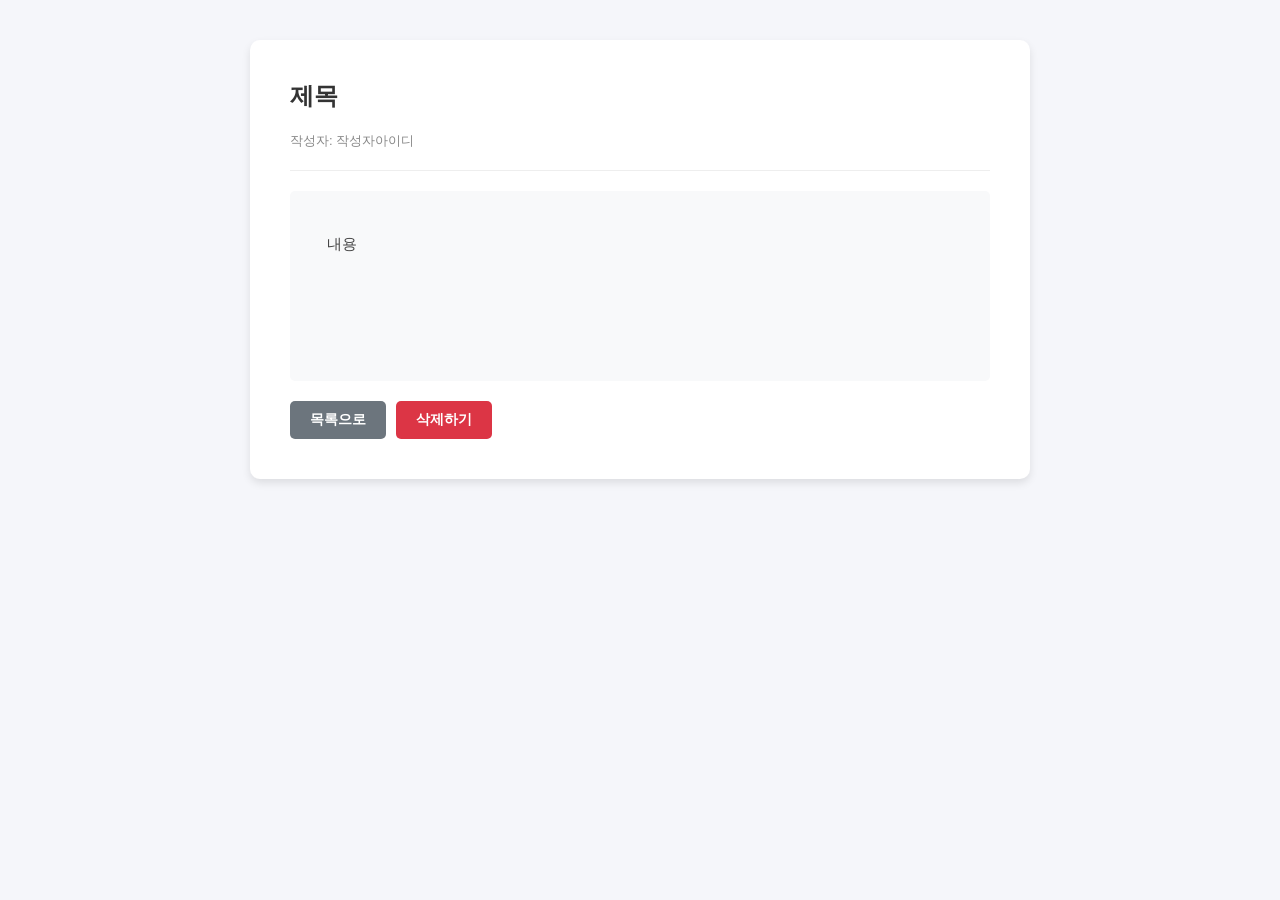
<file: src/main/resources/templates/detail.html>
<!DOCTYPE html>
<html lang="ko" xmlns:th="http://www.thymeleaf.org">
<head>
  <meta charset="UTF-8">
  <title>게시글 상세보기</title>
  <style>
    body {
      background-color: #f5f6fa;
      margin: 0;
      padding: 40px;
      font-family: sans-serif;
      display: flex;
      justify-content: center;
    }
    .detail-container {
      background-color: white;
      padding: 40px;
      border-radius: 10px;
      box-shadow: 0 4px 8px rgba(0,0,0,0.1);
      width: 100%;
      max-width: 700px;
    }
    h2 { color: #333; margin-top: 0; }
    .writer-info { font-size: 13px; color: #888; margin-bottom: 15px; }
    .content-box {
      background-color: #f8f9fa;
      padding: 20px;
      border-radius: 5px;
      min-height: 150px;
      margin: 20px 0;
      white-space: pre-wrap;
      word-break: break-all;
      color: #444;
      font-size: 15px;
      line-height: 1.5;
    }
    .btn-group { display: flex; gap: 10px; align-items: center; }
    .back-btn {
      background-color: #6c757d;
      color: white;
      padding: 10px 20px;
      border-radius: 5px;
      text-decoration: none;
      font-size: 14px;
      font-weight: bold;
    }
    .back-btn:hover { background-color: #5a6268; }
    .delete-btn {
      background-color: #dc3545;
      color: white;
      padding: 10px 20px;
      border: none;
      border-radius: 5px;
      font-size: 14px;
      font-weight: bold;
      cursor: pointer;
    }
    .delete-btn:hover { background-color: #bd2130; }
  </style>
</head>
<body>

<div class="detail-container">
  <h2 th:text="${post.title}">제목</h2>
  <div class="writer-info">작성자: <span th:text="${post.writer}">작성자아이디</span></div>
  <hr style="border:0; height:1px; background:#eee; margin: 20px 0;">

  <div class="content-box" th:text="${post.content}">
    내용
  </div>

  <div class="btn-group">
    <a href="/posts" class="back-btn">목록으로</a>

    <!-- 🟢 로그인한 유저와 글 작성자가 같을 때만 삭제 버튼 노출 -->
    <form th:if="${session.loginUser == post.writer}" th:action="@{/posts/delete/{id}(id=${post.id})}" method="POST" style="margin:0;">
      <button type="submit" class="delete-btn">삭제하기</button>
    </form>
  </div>
</div>

</body>
</html>
</file>
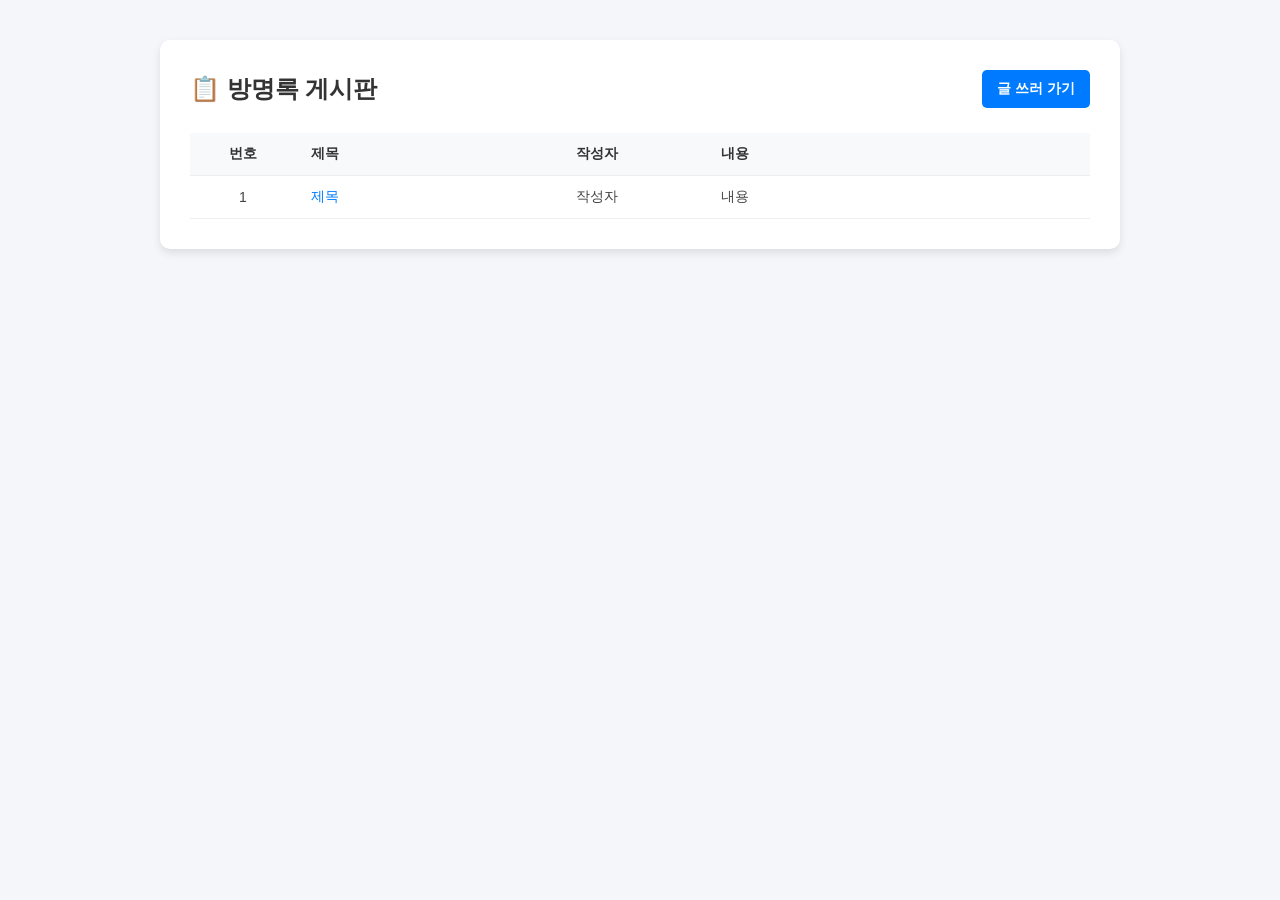
<file: src/main/resources/templates/list.html>
<!DOCTYPE html>
<html lang="ko" xmlns:th="http://www.thymeleaf.org">
<head>
    <meta charset="UTF-8">
    <meta name="viewport" content="width=device-width, initial-scale=1.0">
    <title>방명록 게시판</title>
    <style>
        body {
            background-color: #f5f6fa;
            margin: 0;
            padding: 40px;
            font-family: sans-serif;
            display: flex;
            justify-content: center;
        }

        .list-container {
            background-color: white;
            padding: 30px;
            border-radius: 10px;
            box-shadow: 0 4px 8px rgba(0,0,0,0.1);
            width: 100%;
            max-width: 900px;
        }

        .header-section {
            display: flex;
            justify-content: space-between;
            align-items: center;
            margin-bottom: 25px;
        }

        .header-section h2 {
            margin: 0;
            color: #333;
        }

        .write-btn {
            background-color: #007bff;
            color: white;
            padding: 10px 15px;
            border-radius: 5px;
            text-decoration: none;
            font-size: 14px;
            font-weight: bold;
            transition: background-color 0.2s;
        }

        .write-btn:hover {
            background-color: #0056b3;
        }

        table {
            width: 100%;
            border-collapse: collapse;
            text-align: left;
            table-layout: fixed;
        }

        th, td {
            padding: 12px 15px;
            border-bottom: 1px solid #eee;
            font-size: 14px;
            color: #444;
            overflow: hidden;
            white-space: nowrap;
            text-overflow: ellipsis;
        }

        th {
            background-color: #f8f9fa;
            color: #333;
            font-weight: bold;
        }

        tr:hover {
            background-color: #f1f2f6;
        }

        .col-id { width: 10%; text-align: center; }
        .col-title { width: 30%; }
        .col-writer { width: 15%; } /* 🟢 작성자 열 너비 추가 */
        .col-content { width: 45%; } /* 🟢 내용 열 너비 조정 */

        .col-title a {
            color: #007bff;
            text-decoration: none;
        }
        .col-title a:hover {
            text-decoration: underline;
        }
    </style>
</head>
<body>

<div class="list-container">
    <div class="header-section">
        <h2>📋 방명록 게시판</h2>
        <a href="/write" class="write-btn">글 쓰러 가기</a>
    </div>

    <table>
        <thead>
        <tr>
            <th class="col-id">번호</th>
            <th class="col-title">제목</th>
            <th class="col-writer">작성자</th> <!-- 🟢 작성자 제목 추가 -->
            <th class="col-content">내용</th>
        </tr>
        </thead>
        <tbody>
        <!-- 타임리프를 이용해 게시글 목록 출력 -->
        <tr th:each="post : ${postList}">
            <td class="col-id" th:text="${post.id}">1</td>
            <td class="col-title">
                <a th:href="@{/posts/{id}(id=${post.id})}" th:text="${post.title}">제목</a>
            </td>
            <td class="col-writer" th:text="${post.writer}">작성자</td> <!-- 🟢 작성자 데이터 출력 -->
            <td class="col-content" th:text="${post.content}">내용</td>
        </tr>
        </tbody>
    </table>
</div>

</body>
</html>
</file>
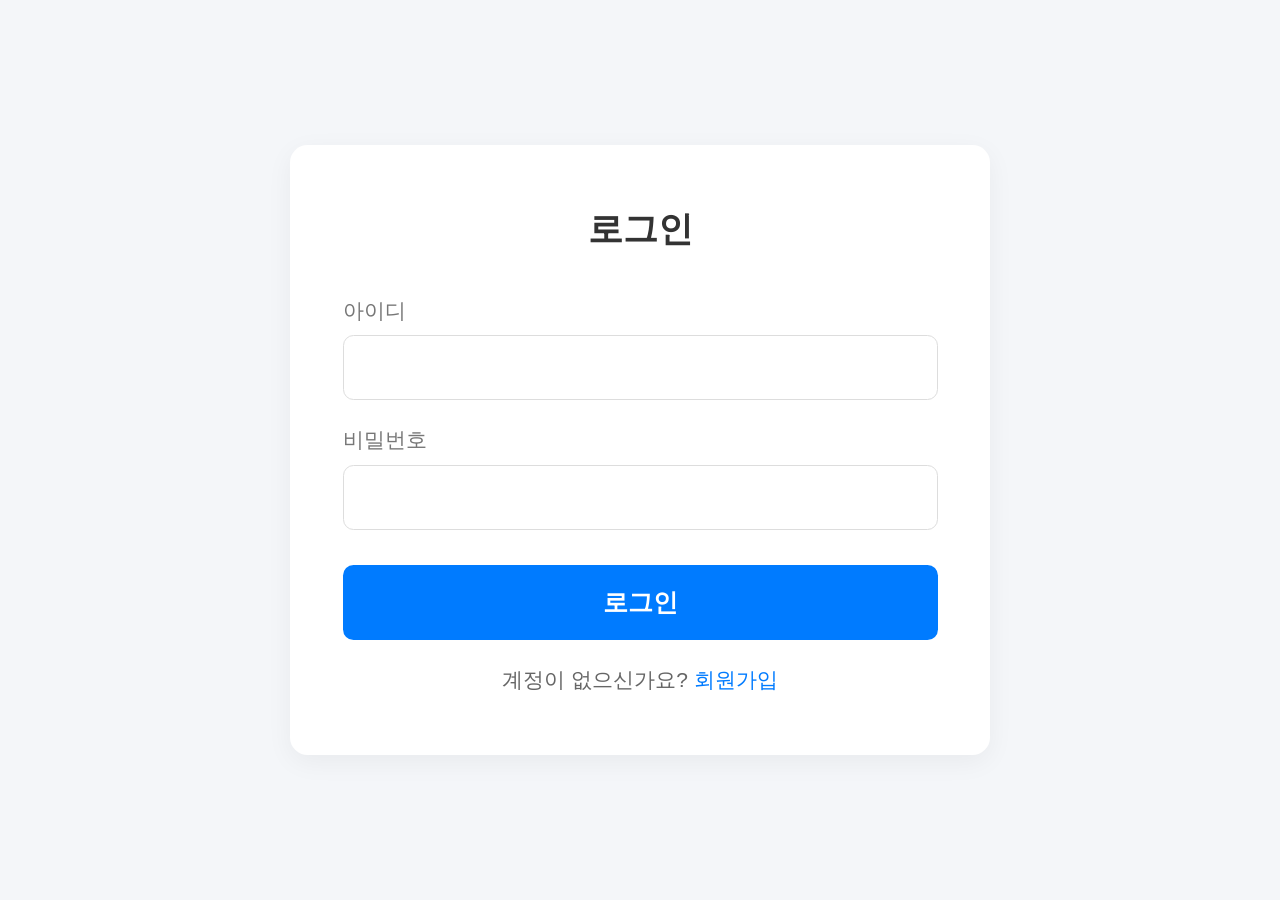
<file: src/main/resources/templates/login.html>
<!DOCTYPE html>
<html lang="ko" xmlns:th="http://www.thymeleaf.org">
<head>
    <meta charset="UTF-8">
    <title>로그인</title>
    <style>
        body {
            background-color: #f4f6f9;
            display: flex;
            justify-content: center;
            align-items: center;
            min-height: 100vh;
            margin: 0;
            font-family: 'Segoe UI', sans-serif;
        }

        .login-container {
            background-color: white;
            padding: 35px 30px;
            border-radius: 10px;
            box-shadow: 0 4px 15px rgba(0,0,0,0.05);
            width: 100%;
            max-width: 340px;

            /* 🟢 [핵심 마법] 브라우저 배율이 100%여도 이 박스만 강제로 1.75배 뻥튀기해 줍니다! */
            zoom: 1.75;
        }

        h2 { text-align: center; margin-top: 0; margin-bottom: 25px; color: #333; font-size: 20px; }
        .input-group { margin-bottom: 15px; }
        .input-group label { display: block; font-size: 12px; color: #777; margin-bottom: 6px; }

        .input-group input {
            width: 100%;
            padding: 10px 12px;
            border: 1px solid #ddd;
            border-radius: 6px;
            box-sizing: border-box;
            font-size: 14px;
            transition: border-color 0.2s;
        }

        .input-group input:focus {
            outline: none;
            border-color: #007bff;
        }

        .login-btn {
            width: 100%;
            padding: 12px;
            background-color: #007bff;
            color: white;
            border: none;
            border-radius: 6px;
            font-size: 14px;
            cursor: pointer;
            font-weight: bold;
            margin-top: 5px;
            transition: background-color 0.2s;
        }

        .login-btn:hover { background-color: #0056b3; }

        .signup-link { text-align: center; margin-top: 15px; font-size: 12px; color: #666; }
        .signup-link a { color: #007bff; text-decoration: none; }
        .signup-link a:hover { text-decoration: underline; }

        .error-message {
            color: #dc3545; font-size: 12px; text-align: center;
            margin-bottom: 12px; font-weight: bold;
        }
    </style>
</head>
<body>

<div class="login-container">
    <h2>로그인</h2>

    <div th:if="${errorMessage}" class="error-message" th:text="${errorMessage}"></div>

    <form action="/api/users/login" method="POST">
        <div class="input-group">
            <label for="username">아이디</label>
            <input type="text" id="username" name="username" required>
        </div>
        <div class="input-group">
            <label for="password">비밀번호</label>
            <input type="password" id="password" name="password" required>
        </div>
        <button type="submit" class="login-btn">로그인</button>
    </form>

    <div class="signup-link">
        계정이 없으신가요? <a href="/signup">회원가입</a>
    </div>
</div>

</body>
</html>
</file>
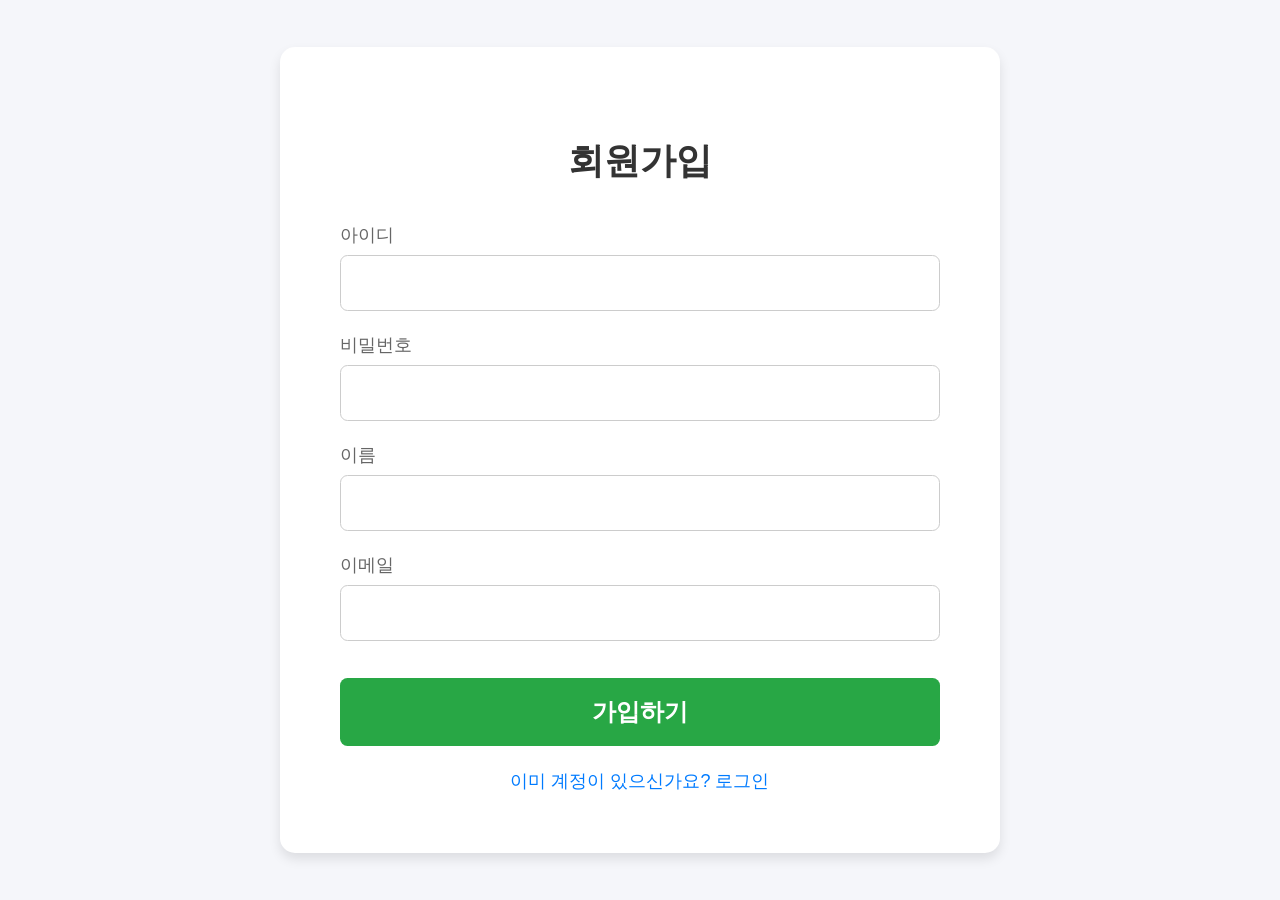
<file: src/main/resources/templates/signup.html>
<!DOCTYPE html>
<html lang="ko" xmlns:th="http://www.thymeleaf.org">
<head>
    <meta charset="UTF-8">
    <title>회원가입</title>
    <style>
        body {
            background-color: #f5f6fa;
            display: flex;
            justify-content: center;
            align-items: center;
            height: 100vh;
            margin: 0;
            font-family: sans-serif;
        }
        .signup-container {
            background-color: white;
            padding: 40px;
            border-radius: 10px;
            box-shadow: 0 4px 8px rgba(0,0,0,0.1);
            width: 100%;
            max-width: 400px;
            zoom:  1.50;
        }
        h2 { text-align: center; margin-bottom: 25px; color: #333; }
        .input-group { margin-bottom: 15px; }
        .input-group label { display: block; font-size: 12px; color: #666; margin-bottom: 5px; }
        .input-group input {
            width: 100%; padding: 10px; border: 1px solid #ccc;
            border-radius: 5px; box-sizing: border-box; font-size: 14px;
        }
        .signup-btn {
            width: 100%; padding: 12px; background-color: #28a745;
            color: white; border: none; border-radius: 5px;
            font-size: 16px; cursor: pointer; font-weight: bold; margin-top: 10px;
        }
        .signup-btn:hover { background-color: #218838; }
        .login-link { text-align: center; margin-top: 15px; font-size: 12px; }
        .login-link a { color: #007bff; text-decoration: none; }
        /* 🟢 에러 메시지 스타일 */
        .error-message {
            color: #dc3545; font-size: 13px; text-align: center;
            margin-bottom: 15px; font-weight: bold;
        }
    </style>
</head>
<body>

<div class="signup-container">
    <h2>회원가입</h2>

    <!-- 🟢 서버에서 전달받은 에러 메시지가 있을 때만 빨간 글씨로 출력됩니다 -->
    <div th:if="${errorMessage}" class="error-message" th:text="${errorMessage}"></div>

    <form action="/api/users/signup" method="POST">
        <div class="input-group">
            <!-- 🟢 for와 id를 똑같이 맞춰서 짝꿍을 맺어줍니다 -->
            <label for="username">아이디</label>
            <input type="text" id="username" name="username" required>
        </div>
        <div class="input-group">
            <label for="password">비밀번호</label>
            <input type="password" id="password" name="password" required>
        </div>
        <div class="input-group">
            <label for="realname">이름</label>
            <input type="text" id="realname" name="realname" required>
        </div>
        <div class="input-group">
            <label for="email">이메일</label>
            <input type="email" id="email" name="email" required>
        </div>
        <button type="submit" class="signup-btn">가입하기</button>
    </form>
    <div class="login-link">
        <a href="/login">이미 계정이 있으신가요? 로그인</a>
    </div>
</div>

</body>
</html>
</file>
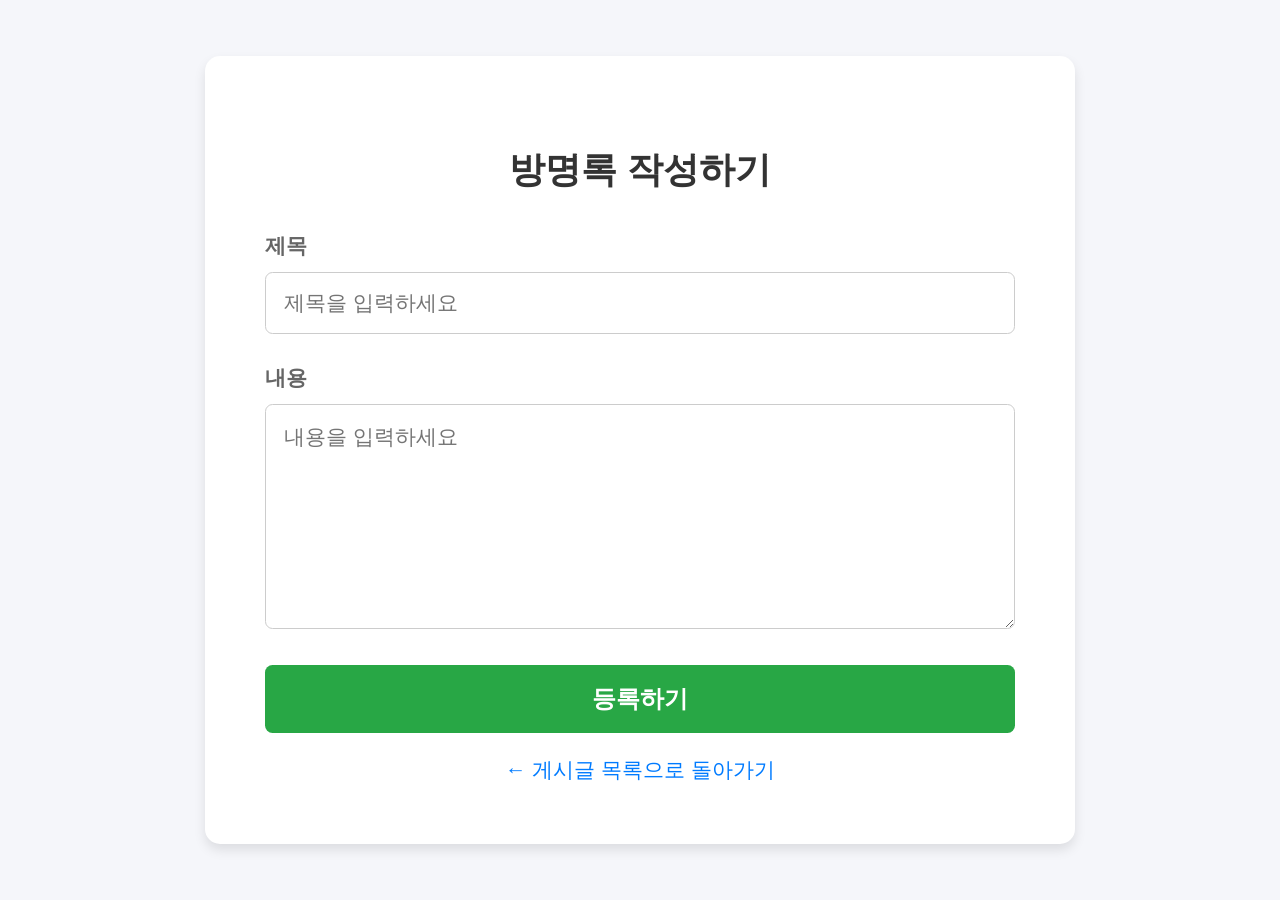
<file: src/main/resources/templates/write.html>
<!DOCTYPE html>
<html lang="ko">
<head>
    <meta charset="UTF-8">
    <meta name="viewport" content="width=device-width, initial-scale=1.0">
    <title>게시글 작성</title>
    <style>
        /* 전체 화면 배경 및 중앙 정렬 (로그인창과 동일한 톤앤매너) */
        body {
            display: flex;
            justify-content: center;
            align-items: center;
            min-height: 100vh;
            background-color: #f5f6fa;
            margin: 0;
            font-family: sans-serif;
        }

        .write-container {
            background-color: white;
            padding: 40px;
            border-radius: 10px;
            box-shadow: 0 4px 8px rgba(0,0,0,0.1);
            width: 100%;
            max-width: 500px;
            margin: 20px;
            zoom:  1.50;
        }

        .write-container h2 {
            text-align: center;
            margin-bottom: 25px;
            color: #333;
        }

        .input-group {
            margin-bottom: 20px;
        }

        .input-group label {
            display: block;
            margin-bottom: 8px;
            font-size: 14px;
            color: #666;
            font-weight: bold;
        }

        .input-group input,
        .input-group textarea {
            width: 100%;
            padding: 12px;
            border: 1px solid #ccc;
            border-radius: 5px;
            box-sizing: border-box;
            font-size: 14px;
            font-family: sans-serif;
        }

        .input-group textarea {
            resize: vertical;
            min-height: 150px;
        }

        .write-btn {
            width: 100%;
            padding: 12px;
            background-color: #28a745;
            color: white;
            border: none;
            border-radius: 5px;
            font-size: 16px;
            cursor: pointer;
            font-weight: bold;
            transition: background-color 0.2s;
        }

        .write-btn:hover {
            background-color: #218838;
        }

        .back-link {
            text-align: center;
            margin-top: 15px;
            font-size: 14px;
        }

        .back-link a {
            color: #007bff;
            text-decoration: none;
        }

        .back-link a:hover {
            text-decoration: underline;
        }
    </style>
</head>
<body>

<div class="write-container">
    <h2>방명록 작성하기</h2>

    <form action="/api/posts" method="POST">
        <div class="input-group">
            <label for="title">제목</label>
            <input type="text" id="title" name="title" placeholder="제목을 입력하세요" required>
        </div>

        <div class="input-group">
            <label for="content">내용</label>
            <textarea id="content" name="content" placeholder="내용을 입력하세요" required></textarea>
        </div>

        <button type="submit" class="write-btn">등록하기</button>
    </form>

    <div class="back-link">
        <a href="/posts">← 게시글 목록으로 돌아가기</a>
    </div>
</div>

</body>
</html>
</file>
